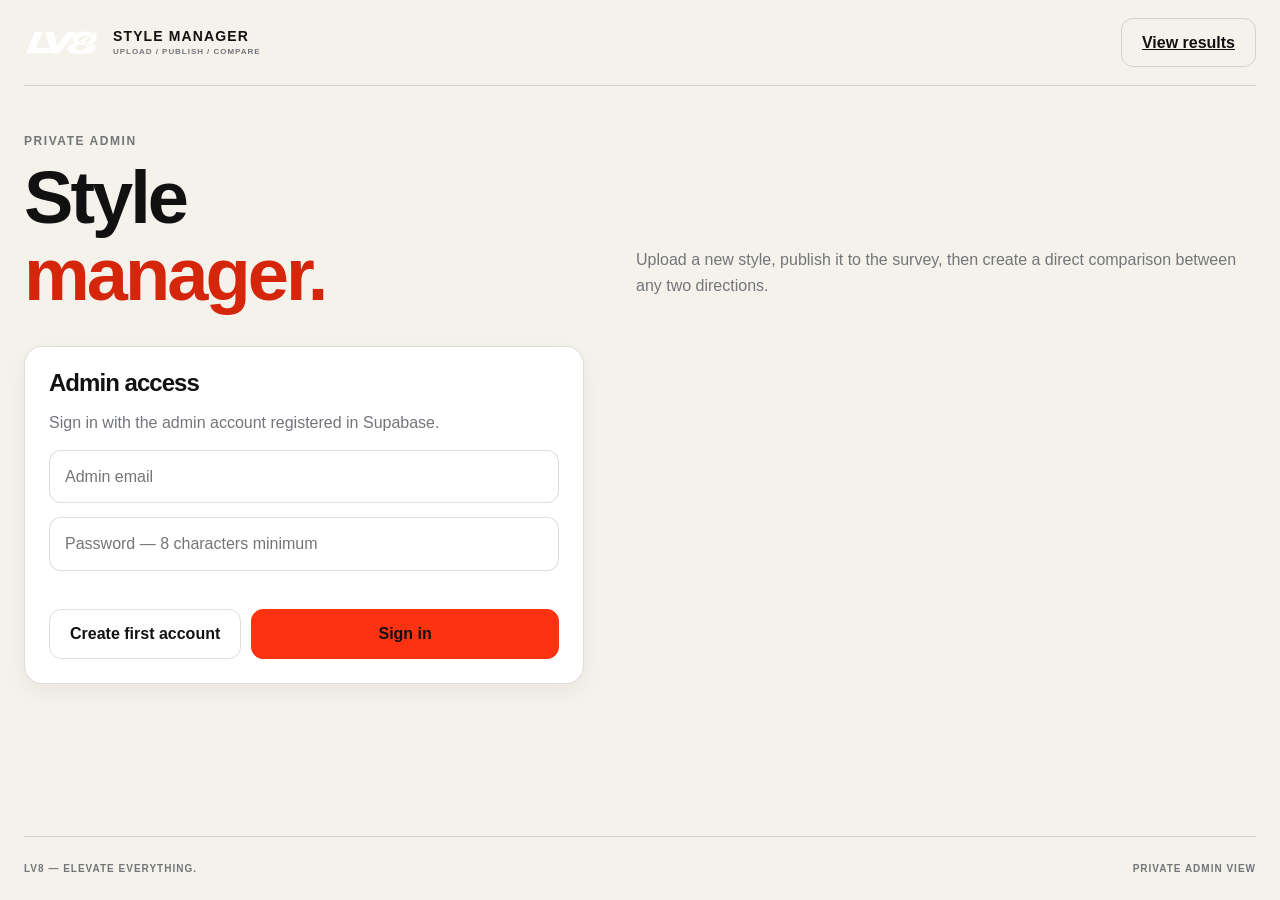
<file: admin.html>
<!doctype html>
<html lang="en" dir="ltr">
  <head>
    <meta charset="utf-8">
    <meta name="viewport" content="width=device-width, initial-scale=1">
    <meta name="theme-color" content="#111111">
    <meta name="robots" content="noindex,nofollow">
    <title>LV8 Style Manager</title>
    <link rel="icon" href="assets/brand/icon.png">
    <link rel="stylesheet" href="styles.css">
    <script src="js/config.js" defer></script>
    <script src="js/data.js" defer></script>
    <script src="js/storage.js" defer></script>
    <script src="js/admin.js" defer></script>
  </head>
  <body>
    <header class="topbar">
      <a class="brand" href="index.html">
        <span class="brand-mark"><img src="assets/brand/logo.png" alt="LV8"></span>
        <span class="brand-copy"><strong>STYLE MANAGER</strong><small>UPLOAD / PUBLISH / COMPARE</small></span>
      </a>
      <a class="button button-secondary" href="results.html">View results</a>
    </header>

    <main class="page-shell utility-page">
      <header class="utility-header">
        <div><p class="eyebrow">PRIVATE ADMIN</p><h1>Style<br><span>manager.</span></h1></div>
        <p>Upload a new style, publish it to the survey, then create a direct comparison between any two directions.</p>
      </header>

      <section class="auth-card" id="adminAuth">
        <h2>Admin access</h2>
        <p id="adminAuthExplanation">Sign in with the admin account registered in Supabase.</p>
        <input id="adminEmail" type="email" autocomplete="username" placeholder="Admin email">
        <input id="adminPassword" type="password" autocomplete="current-password" placeholder="Password — 8 characters minimum">
        <div class="survey-actions">
          <button class="button button-secondary" id="signUpButton" type="button">Create first account</button>
          <button class="button button-primary" id="adminLoginButton" type="button">Sign in</button>
        </div>
        <div class="status-box" id="adminAuthStatus" hidden></div>
      </section>

      <section id="adminWorkspace" hidden>
        <div class="admin-grid">
          <article class="panel">
            <h2>Upload a new style</h2>
            <p class="panel-intro">You can upload multiple images for one style. The first image becomes its cover.</p>
            <form class="admin-form" id="styleUploadForm">
              <label>Code <small>Example: M05 or W10</small><input name="code" required maxlength="12" placeholder="M05"></label>
              <label>Display name<input name="nameAr" required maxlength="80" placeholder="Shift Zip Jacket"></label>
              <label>Internal English name<input name="nameEn" required maxlength="80" placeholder="Shift Zip Jacket"></label>
              <label>Product group<select name="audience" required><option value="men">Men</option><option value="women">Women</option><option value="both">Unisex</option></select></label>
              <label>Category<input name="category" required maxlength="80" placeholder="Athleisure / Outerwear"></label>
              <label>Short description<textarea name="descriptionAr" rows="3" maxlength="240" placeholder="Describe the silhouette, use case, and defining detail"></textarea></label>
              <label>Tags <small>Separate with commas</small><input name="tags" maxlength="160" placeholder="Full zip, lightweight, travel"></label>
              <label>Images <small>JPG / PNG / WEBP — multiple images allowed</small><input name="images" type="file" accept="image/jpeg,image/png,image/webp" multiple required></label>
              <button class="button button-primary" type="submit">Upload and publish style</button>
              <div class="status-box" id="styleUploadStatus" hidden></div>
            </form>
          </article>

          <article class="panel">
            <h2>Create a comparison</h2>
            <p class="panel-intro">Choose Style A and Style B, then write the product question you want to settle.</p>
            <form class="admin-form" id="comparisonForm">
              <label>Question<input name="questionAr" required maxlength="160" placeholder="Full zip or pullover?"></label>
              <label>Short note<input name="noteAr" maxlength="160" placeholder="Choose based on everyday ease of use"></label>
              <label>Audience<select name="audience"><option value="both">All</option><option value="men">Men</option><option value="women">Women</option></select></label>
              <label>Style A<select name="styleA" id="styleASelect" required></select></label>
              <label>Option A label<input name="labelA" required maxlength="80" placeholder="Full zip"></label>
              <label>Style B<select name="styleB" id="styleBSelect" required></select></label>
              <label>Option B label<input name="labelB" required maxlength="80" placeholder="Pullover"></label>
              <button class="button button-primary" type="submit">Publish comparison</button>
              <div class="status-box" id="comparisonStatus" hidden></div>
            </form>
          </article>
        </div>

        <article class="panel">
          <h2>Styles published from the admin panel</h2>
          <div class="table-wrap">
            <table><thead><tr><th>Code</th><th>Name</th><th>Group</th><th>Images</th></tr></thead><tbody id="adminStylesBody"></tbody></table>
          </div>
        </article>
      </section>
    </main>

    <footer class="site-footer"><span>LV8 — ELEVATE EVERYTHING.</span><span>PRIVATE ADMIN VIEW</span></footer>
  </body>
</html>
</file>
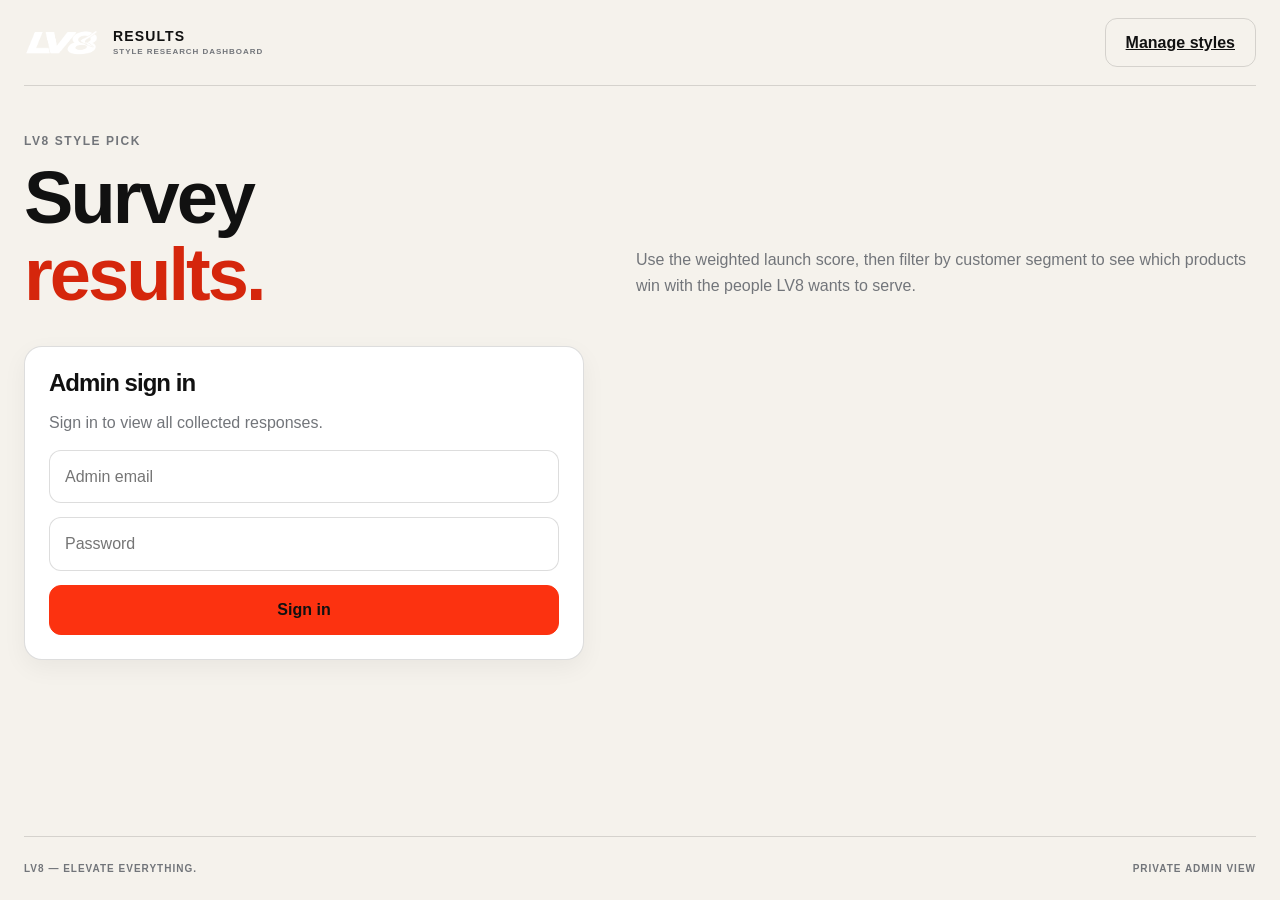
<file: results.html>
<!doctype html>
<html lang="en" dir="ltr">
  <head>
    <meta charset="utf-8">
    <meta name="viewport" content="width=device-width, initial-scale=1">
    <meta name="theme-color" content="#111111">
    <meta name="robots" content="noindex,nofollow">
    <title>LV8 Survey Results</title>
    <link rel="icon" href="assets/brand/icon.png">
    <link rel="stylesheet" href="styles.css?v=20260901-survey-v7">
    <script src="js/config.js?v=20260901-survey-v7" defer></script>
    <script src="js/data.js?v=20260901-survey-v7" defer></script>
    <script src="js/catalog-images.js?v=20260901-fast-catalog" defer></script>
    <script src="js/storage.js?v=20260901-survey-v7" defer></script>
    <script src="js/results.js?v=20260901-survey-v7" defer></script>
  </head>
  <body>
    <header class="topbar">
      <a class="brand" href="index.html"><span class="brand-mark"><img src="assets/brand/logo.png" alt="LV8"></span><span class="brand-copy"><strong>RESULTS</strong><small>STYLE RESEARCH DASHBOARD</small></span></a>
      <a class="button button-secondary" href="admin.html">Manage styles</a>
    </header>

    <main class="page-shell utility-page">
      <header class="utility-header">
        <div><p class="eyebrow">LV8 STYLE PICK</p><h1>Survey<br><span>results.</span></h1></div>
        <p>Use the weighted launch score, then filter by customer segment to see which products win with the people LV8 wants to serve.</p>
      </header>

      <section class="auth-card" id="resultsAuth">
        <h2>Admin sign in</h2>
        <p id="authExplanation">Sign in to view all collected responses.</p>
        <input id="resultsEmail" type="email" autocomplete="username" placeholder="Admin email">
        <input id="resultsPassword" type="password" autocomplete="current-password" placeholder="Password">
        <button class="button button-primary" id="resultsLoginButton" type="button">Sign in</button>
        <div class="status-box" id="resultsAuthStatus" hidden></div>
      </section>

      <section id="resultsDashboard" hidden>
        <section class="panel filter-panel">
          <div class="subsection-heading">
            <div><p class="eyebrow">SEGMENT VIEW</p><h2>Filter the research.</h2></div>
            <button class="button button-secondary" id="resetFilters" type="button">Reset filters</button>
          </div>
          <div class="filter-grid">
            <label><span>Product group</span><select id="filterAudience"><option value="">All groups</option><option value="men">Men</option><option value="women">Women</option><option value="both">All products</option></select></label>
            <label><span>Age</span><select id="filterAge"><option value="">All ages</option></select></label>
            <label><span>City / region</span><select id="filterCity"><option value="">All locations</option></select></label>
            <label><span>Main use</span><select id="filterUse"><option value="">All uses</option></select></label>
            <label><span>Budget</span><select id="filterBudget"><option value="">All budgets</option></select></label>
            <label><span>Preferred fit</span><select id="filterFit"><option value="">All fits</option></select></label>
          </div>
          <p class="filter-summary" id="filterSummary">Showing every response.</p>
        </section>

        <div class="dashboard-grid">
          <article class="metric-card"><span>Responses in view</span><strong id="metricResponses">0</strong></article>
          <article class="metric-card"><span>Average styles per response</span><strong id="metricCoverage">0</strong></article>
          <article class="metric-card"><span>Leading style</span><strong id="metricWinner">—</strong></article>
          <article class="metric-card"><span>Leader's top price</span><strong id="metricPrice">—</strong></article>
        </div>

        <section class="panel">
          <div class="utility-header">
            <div><h2>Launch score</h2><p class="panel-intro">35% rating + 25% purchase intent + 30% Top Five rank + 10% direct comparisons. Price is separate. A style not shown in a comparison receives a neutral comparison score.</p></div>
            <button class="button button-secondary" id="exportButton" type="button">Export filtered CSV</button>
          </div>
          <div class="table-wrap"><table><thead><tr><th>#</th><th>Style</th><th>Launch score</th><th>Rating</th><th>Purchase</th><th>Top Five</th><th>Comparison</th><th>Votes</th><th>Top price</th></tr></thead><tbody id="rankingBody"></tbody></table></div>
        </section>

        <section class="panel">
          <h2>Why people scored each style</h2>
          <p class="panel-intro">The most common reason tag and its share of all reason selections for that style.</p>
          <div class="table-wrap"><table><thead><tr><th>Style</th><th>Most common reason</th><th>Share</th><th>All tags</th></tr></thead><tbody id="reasonBody"></tbody></table></div>
        </section>

        <section class="panel">
          <h2>Comparison results</h2>
          <p class="panel-intro">The percentage shows the current winner within each direct comparison.</p>
          <div class="table-wrap"><table><thead><tr><th>Comparison</th><th>Current winner</th><th>Share</th><th>Total votes</th></tr></thead><tbody id="comparisonBody"></tbody></table></div>
        </section>

        <section class="panel">
          <h2>Final Top Five</h2>
          <p class="panel-intro">Five points are awarded for first place, then four, three, two, and one. Podium finishes count positions one to three.</p>
          <div class="table-wrap"><table><thead><tr><th>#</th><th>Style</th><th>Points</th><th>Ranked votes</th><th>First place</th><th>Podium finishes</th></tr></thead><tbody id="topFiveBody"></tbody></table></div>
        </section>

        <section class="panel">
          <h2>Individual responses</h2>
          <p class="panel-intro">Select any participant name to view their complete survey.</p>
          <div class="table-wrap"><table><thead><tr><th>Name</th><th>Group</th><th>Main use</th><th>Styles</th><th>Average</th><th>Date</th></tr></thead><tbody id="responseBody"></tbody></table></div>
        </section>

        <aside class="research-guidance"><strong>Research confidence target</strong><p>Aim for 50–100 qualified completed responses before a launch decision, with at least 30 responses in every audience segment you plan to compare. Treat smaller segments as directional, not conclusive.</p></aside>
      </section>
    </main>

    <dialog class="response-dialog" id="responseDetailDialog" aria-labelledby="responseDetailTitle">
      <div class="response-detail-shell">
        <header class="response-detail-header">
          <div><p class="eyebrow">INDIVIDUAL RESPONSE</p><h2 id="responseDetailTitle">Survey details</h2><p id="responseDetailMeta"></p></div>
          <button class="response-dialog-close" id="responseDetailClose" type="button" aria-label="Close response details">&times;</button>
        </header>
        <div class="response-detail-body">
          <div class="response-detail-metrics">
            <article><span>Product group</span><strong id="detailAudience">—</strong></article>
            <article><span>Styles rated</span><strong id="detailStyleCount">0</strong></article>
            <article><span>Average rating</span><strong id="detailAverage">0 / 5</strong></article>
            <article><span>Top choice</span><strong id="detailTopChoice">—</strong></article>
          </div>

          <section class="response-detail-section"><div class="response-detail-section-heading"><h3>Respondent profile</h3><p>Behavioral and commercial context for interpreting this person's choices.</p></div><div class="profile-detail-grid" id="detailProfile"></div></section>

          <section class="response-detail-section"><div class="response-detail-section-heading"><h3>Final Top Five</h3><p>The participant's final order from first to fifth.</p></div><div class="detail-top-five" id="detailTopFive"></div></section>

          <section class="response-detail-section"><div class="response-detail-section-heading"><h3>Final feedback</h3><p>The single launch choice and anything they felt was missing.</p></div><div class="profile-detail-grid"><article><span>Launch only one</span><strong id="detailSingleLaunch">—</strong></article><article><span>Missing from collection</span><strong id="detailMissingProduct">—</strong></article></div></section>

          <section class="response-detail-section"><div class="response-detail-section-heading"><h3>Product ratings</h3><p>Rating, maximum price, purchase intent, reasons, final rank, and notes for every style.</p></div><div class="response-answer-grid" id="detailAnswers"></div></section>

          <section class="response-detail-section"><div class="response-detail-section-heading"><h3>Direct comparisons</h3><p>The option selected in each comparison shown to this participant.</p></div><div class="response-comparison-list" id="detailComparisons"></div></section>
        </div>
      </div>
    </dialog>

    <footer class="site-footer"><span>LV8 — ELEVATE EVERYTHING.</span><span>PRIVATE ADMIN VIEW</span></footer>
  </body>
</html>
</file>
<file: styles.css>
:root {
  color-scheme: light;
  --signal: #fc3210;
  --signal-deep: #d5260c;
  --signal-tint: #ffe7df;
  --ink: #111111;
  --asphalt: #282a2d;
  --concrete: #72757a;
  --stone: #c9c7c2;
  --chalk: #f5f2ec;
  --white: #ffffff;
  --night-navy: #14263d;
  --line: rgba(17, 17, 17, 0.14);
  --shadow: 0 24px 70px rgba(17, 17, 17, 0.12);
  --radius-sm: 10px;
  --radius-md: 18px;
  --radius-lg: 28px;
  --page: min(1440px, calc(100vw - 48px));
  --font-ar: "IBM Plex Sans Arabic", "Noto Sans Arabic", Tahoma, Arial, sans-serif;
  --font-latin: "Space Grotesk", Inter, "Segoe UI", Arial, sans-serif;
}

* { box-sizing: border-box; }
html { scroll-behavior: smooth; }
body {
  margin: 0;
  background: var(--chalk);
  color: var(--ink);
  font-family: var(--font-latin);
  font-size: 16px;
  line-height: 1.6;
}
button, input, textarea, select { font: inherit; }
button { cursor: pointer; }
img { display: block; max-width: 100%; }
[hidden] { display: none !important; }

.skip-link {
  position: fixed;
  inset-block-start: 10px;
  inset-inline-start: 10px;
  z-index: 1000;
  padding: 10px 16px;
  background: var(--ink);
  color: var(--white);
  transform: translateY(-160%);
}
.skip-link:focus { transform: none; }

.topbar {
  width: var(--page);
  min-height: 86px;
  margin: 0 auto;
  display: flex;
  align-items: center;
  justify-content: space-between;
  border-bottom: 1px solid var(--line);
}
.brand {
  display: inline-flex;
  direction: ltr;
  align-items: center;
  gap: 13px;
  color: inherit;
  text-decoration: none;
}
.brand-mark {
  width: 76px;
  height: 42px;
  display: grid;
  place-items: center;
  overflow: hidden;
}
.brand-mark img { width: 100%; height: 100%; object-fit: contain; }
.brand-copy { display: flex; flex-direction: column; line-height: 1.05; }
.brand-copy strong { font: 700 14px/1 var(--font-latin); letter-spacing: .08em; }
.brand-copy small { margin-top: 5px; color: var(--concrete); font: 600 8px/1 var(--font-latin); letter-spacing: .12em; }
.mode-badge {
  padding: 8px 12px;
  border: 1px solid var(--line);
  border-radius: 999px;
  color: var(--concrete);
  background: rgba(255,255,255,.45);
  font-size: 12px;
}
.mode-badge.live { color: #245a34; background: #e7f6eb; border-color: #b9dec3; }
.mode-badge.demo { color: #764014; background: #fff1d9; border-color: #f0d19d; }

.page-shell { width: var(--page); margin-inline: auto; }
.narrow-shell { max-width: 1080px; }
.welcome {
  min-height: calc(100svh - 150px);
  display: grid;
  grid-template-columns: minmax(0, .92fr) minmax(420px, 1.08fr);
  align-items: center;
  gap: clamp(40px, 7vw, 120px);
  padding-block: 52px 72px;
}
.eyebrow {
  margin: 0 0 12px;
  color: var(--signal-deep);
  font: 700 12px/1.2 var(--font-latin), var(--font-ar);
  letter-spacing: .13em;
  text-transform: uppercase;
}
h1, h2 { margin-block: 0; letter-spacing: -.04em; line-height: 1.04; }
h1 { font-size: clamp(48px, 6vw, 92px); }
h1 span, h2 span { color: var(--signal-deep); }
.lede { max-width: 620px; margin: 24px 0; color: #4d4f53; font-size: clamp(17px, 1.5vw, 21px); }
.survey-facts { display: flex; flex-wrap: wrap; gap: 9px; margin: 0 0 30px; }
.survey-facts span { padding: 8px 12px; border: 1px solid var(--line); border-radius: 999px; background: rgba(255,255,255,.5); font-size: 13px; }
.survey-facts strong { color: var(--signal-deep); }

.start-form { max-width: 650px; display: grid; gap: 20px; }
fieldset { min-width: 0; margin: 0; padding: 0; border: 0; }
legend { margin-bottom: 10px; font-weight: 700; }
.segmented { display: inline-grid; grid-template-columns: repeat(3, 1fr); padding: 4px; border: 1px solid var(--line); border-radius: 14px; background: rgba(255,255,255,.55); }
.segmented label { position: relative; }
.segmented input { position: absolute; opacity: 0; pointer-events: none; }
.segmented span { min-width: 96px; display: grid; place-items: center; padding: 10px 15px; border-radius: 10px; color: var(--concrete); font-weight: 700; }
.segmented input:checked + span { background: var(--ink); color: var(--white); box-shadow: 0 4px 12px rgba(17,17,17,.18); }
.segmented input:focus-visible + span { outline: 3px solid rgba(252,50,16,.3); }
.text-field { display: grid; gap: 8px; }
.text-field > span { font-weight: 700; }
.text-field small { color: var(--concrete); font-weight: 400; }
.text-field input, .text-field textarea, .auth-card input, .admin-form input, .admin-form textarea, .admin-form select {
  width: 100%;
  border: 1px solid var(--line);
  border-radius: 12px;
  background: var(--white);
  padding: 13px 15px;
  color: var(--ink);
  outline: 0;
}
.text-field input:focus, .text-field textarea:focus, .auth-card input:focus, .admin-form input:focus, .admin-form textarea:focus, .admin-form select:focus { border-color: var(--signal); box-shadow: 0 0 0 3px rgba(252,50,16,.13); }
.profile-grid { display: grid; grid-template-columns: repeat(2, minmax(0, 1fr)); gap: 12px; }
.select-field { display: grid; gap: 7px; }
.select-field > span { font-size: 13px; font-weight: 700; }
.select-field select, .filter-grid select { width: 100%; min-height: 48px; padding: 11px 38px 11px 13px; border: 1px solid var(--line); border-radius: 12px; background: var(--white); color: var(--ink); outline: 0; }
.select-field select:focus, .filter-grid select:focus { border-color: var(--signal); box-shadow: 0 0 0 3px rgba(252,50,16,.13); }
.profile-grid-wide { grid-column: 1 / -1; }
.privacy-note { margin: -7px 0 0; color: var(--concrete); font-size: 12px; }

.button {
  min-height: 48px;
  display: inline-flex;
  align-items: center;
  justify-content: center;
  gap: 16px;
  padding: 11px 20px;
  border: 1px solid transparent;
  border-radius: 12px;
  font-weight: 800;
  transition: transform .18s ease, background .18s ease, opacity .18s ease;
}
.button:hover:not(:disabled) { transform: translateY(-2px); }
.button:focus-visible, .text-button:focus-visible, .choice-button:focus-visible, .star-button:focus-visible, .compare-option:focus-visible { outline: 3px solid rgba(252,50,16,.35); outline-offset: 2px; }
.button:disabled { opacity: .38; cursor: not-allowed; }
.button-large { min-height: 56px; padding-inline: 26px; }
.button-primary { background: var(--signal); color: var(--ink); border-color: var(--signal); }
.button-primary:hover:not(:disabled) { background: #ff4829; }
.button-secondary { background: transparent; color: var(--ink); border-color: var(--line); }
.button-secondary:hover:not(:disabled) { background: var(--white); }
.text-button { border: 0; background: transparent; color: var(--concrete); text-decoration: underline; text-underline-offset: 4px; }

.welcome-visual { position: relative; min-height: 680px; direction: ltr; }
.visual-card { position: absolute; overflow: hidden; border-radius: var(--radius-lg); background: var(--stone); box-shadow: var(--shadow); }
.visual-card img { width: 100%; height: 100%; object-fit: cover; }
.visual-card-back { width: 47%; height: 68%; inset: 4% 4% auto auto; transform: rotate(4deg); }
.visual-card-front { width: 62%; height: 76%; inset: auto auto 0 2%; transform: rotate(-3deg); border: 8px solid var(--chalk); }
.floating-rating { position: absolute; inset: auto 18px 18px auto; padding: 9px 13px; border-radius: 999px; background: rgba(17,17,17,.86); color: var(--signal); font-size: 20px; letter-spacing: 2px; backdrop-filter: blur(10px); }
.motion-label { position: absolute; inset: 13% auto auto 0; writing-mode: vertical-rl; color: var(--signal-deep); font: 800 11px/1 var(--font-latin); letter-spacing: .22em; }

.survey-view { padding-block: 34px 72px; }
.survey-progress { display: grid; grid-template-columns: auto 1fr auto; align-items: center; gap: 24px; margin-bottom: 26px; }
.survey-progress .eyebrow { margin-bottom: 4px; }
.progress-copy { margin: 0; color: var(--concrete); }
.progress-copy strong { color: var(--ink); font-size: 22px; }
.progress-track { height: 6px; overflow: hidden; background: #dedbd5; border-radius: 999px; }
.progress-track span { display: block; width: 0; height: 100%; background: var(--signal); border-radius: inherit; transition: width .25s ease; }
.style-stage { display: grid; grid-template-columns: minmax(360px, 1.08fr) minmax(390px, .92fr); min-height: 720px; overflow: hidden; border: 1px solid var(--line); border-radius: var(--radius-lg); background: var(--white); box-shadow: 0 14px 46px rgba(17,17,17,.08); }
.gallery-panel { position: relative; min-width: 0; min-height: 720px; padding: 20px; background: #e9e7e2; }
.image-frame { position: relative; height: 620px; overflow: hidden; border-radius: 18px; background: #dad7d1; }
.image-frame img { width: 100%; height: 100%; object-fit: contain; background: #efede9; transition: opacity .2s ease; }
.image-counter { position: absolute; inset: auto 14px 14px auto; direction: ltr; padding: 6px 9px; border-radius: 999px; background: rgba(17,17,17,.78); color: white; font: 700 11px/1 var(--font-latin); }
.expand-button { position: absolute; z-index: 2; inset: 32px 32px auto auto; width: 42px; height: 42px; display: grid; place-items: center; border: 0; border-radius: 50%; background: rgba(255,255,255,.9); font-size: 20px; box-shadow: 0 7px 20px rgba(17,17,17,.12); }
.thumbnail-strip { width: 100%; max-width: 100%; display: flex; gap: 9px; overflow-x: auto; padding-top: 13px; scrollbar-width: thin; }
.thumbnail-button { flex: 0 0 58px; width: 58px; height: 58px; padding: 0; overflow: hidden; border: 2px solid transparent; border-radius: 10px; background: #d7d4cd; }
.thumbnail-button img { width: 100%; height: 100%; object-fit: cover; }
.thumbnail-button.selected { border-color: var(--signal); }

.rating-panel { min-width: 0; padding: clamp(28px, 4vw, 60px); overflow-y: auto; }
.style-heading { padding-bottom: 25px; border-bottom: 1px solid var(--line); }
.style-code { direction: ltr; display: inline-flex; margin-inline-end: 7px; color: var(--signal-deep); font: 800 12px/1 var(--font-latin); letter-spacing: .12em; }
.category-pill { display: inline-flex; padding: 6px 9px; border-radius: 999px; background: var(--signal-tint); color: #7c1c0c; font: 700 10px/1 var(--font-latin); text-transform: uppercase; }
.style-heading h2 { margin-top: 13px; font-size: clamp(32px, 3vw, 48px); }
.style-heading p { color: var(--concrete); margin: 12px 0 14px; }
.tag-list { display: flex; flex-wrap: wrap; gap: 7px; }
.tag-list span { padding: 5px 9px; border: 1px solid var(--line); border-radius: 999px; color: #53555a; font-size: 11px; }
.question-block { padding-block: 24px; border-bottom: 1px solid var(--line); }
.question-block legend { margin: 0; font-size: 17px; }
.question-block > p { margin: 3px 0 14px; color: var(--concrete); font-size: 13px; }
.question-compact { border-bottom: 0; }
.star-rating { direction: ltr; display: inline-flex; gap: 4px; }
.star-button { width: 46px; height: 46px; display: grid; place-items: center; padding: 0; border: 0; background: transparent; color: #d4d1ca; font-size: 38px; line-height: 1; transition: color .15s ease, transform .15s ease; }
.star-button:hover, .star-button.preview, .star-button.selected { color: var(--signal); transform: scale(1.05); }
.rating-output { display: block; min-height: 24px; margin-top: 6px; color: var(--concrete); font-size: 12px; }
.choice-grid { display: grid; grid-template-columns: 1fr; gap: 8px; }
.choice-grid-three { grid-template-columns: repeat(3, 1fr); }
.choice-button { min-height: 44px; padding: 10px 13px; border: 1px solid var(--line); border-radius: 10px; background: var(--white); color: var(--asphalt); text-align: start; font-size: 13px; font-weight: 700; }
.choice-button:hover { border-color: rgba(252,50,16,.5); }
.choice-button.selected { border-color: var(--signal); background: var(--signal-tint); color: #661809; box-shadow: inset 0 0 0 1px var(--signal); }
.reason-block { border-top: 1px solid var(--line); border-bottom: 0; }
.reason-block legend small { color: var(--concrete); font-size: 11px; font-weight: 500; }
.reason-grid { display: flex; flex-wrap: wrap; gap: 7px; }
.reason-button { min-height: 38px; padding: 7px 11px; border: 1px solid var(--line); border-radius: 999px; background: var(--white); color: var(--asphalt); font-size: 12px; font-weight: 700; }
.reason-button.positive::before { content: "+"; margin-inline-end: 5px; color: #24753a; }
.reason-button.concern::before { content: "−"; margin-inline-end: 5px; color: var(--signal-deep); }
.reason-button.selected { border-color: var(--signal); background: var(--signal-tint); box-shadow: inset 0 0 0 1px var(--signal); }
.selection-hint { margin: 8px 0 0; color: var(--concrete); font-size: 11px; }
.notes-field { margin-top: 18px; }
.notes-field textarea { resize: vertical; }
.survey-actions { display: grid; grid-template-columns: auto 1fr; gap: 10px; margin-top: 24px; }
.validation-message { min-height: 22px; margin: 8px 0 0; color: var(--signal-deep); font-size: 12px; }

.compare-view { padding-block: 70px 90px; }
.section-intro { max-width: 780px; margin-bottom: 36px; }
.section-intro h1 { font-size: clamp(44px, 5vw, 76px); }
.section-intro > p:last-child { color: var(--concrete); font-size: 18px; }
.comparison-list { display: grid; gap: 24px; }
.comparison-card { padding: 24px; border: 1px solid var(--line); border-radius: var(--radius-lg); background: var(--white); box-shadow: 0 10px 28px rgba(17,17,17,.06); }
.comparison-card h2 { font-size: clamp(24px, 3vw, 36px); }
.comparison-card > p { margin-top: 7px; color: var(--concrete); }
.comparison-control { display: inline-flex; margin: 0 0 12px 10px; padding: 6px 9px; border-radius: 999px; background: var(--ink); color: var(--white); font-size: 10px; font-weight: 800; letter-spacing: .04em; }
.comparison-options { direction: ltr; display: grid; grid-template-columns: 1fr 1fr; gap: 14px; margin-top: 18px; }
.compare-option { position: relative; overflow: hidden; padding: 0; border: 2px solid transparent; border-radius: 17px; background: #ece9e3; text-align: start; }
.compare-option img { width: 100%; aspect-ratio: 4 / 3; object-fit: contain; background: #efede9; }
.compare-option span { display: flex; align-items: center; justify-content: space-between; padding: 13px 15px; background: var(--white); font-weight: 800; }
.compare-option span::after { content: "Choose"; color: var(--concrete); font-size: 11px; font-weight: 500; }
.compare-option.selected { border-color: var(--signal); box-shadow: 0 0 0 3px rgba(252,50,16,.12); }
.compare-option.selected span { background: var(--signal-tint); }
.compare-option.selected span::after { content: "Selected ✓"; color: var(--signal-deep); font-weight: 800; }
.compare-actions { grid-template-columns: auto 1fr; margin-top: 28px; }
.centered { text-align: center; }

.ranking-view { padding-block: 70px 90px; }
.ranking-intro { margin-bottom: 24px; }
.shortlist-editor { margin-bottom: 32px; padding: 22px; border: 1px solid var(--line); border-radius: 20px; background: var(--white); }
.subsection-heading { display: flex; align-items: end; justify-content: space-between; gap: 18px; margin-bottom: 16px; }
.subsection-heading .eyebrow { margin-bottom: 6px; }
.subsection-heading h2 { font-size: clamp(25px, 3vw, 38px); }
.subsection-heading > strong { color: var(--signal-deep); white-space: nowrap; }
.shortlist-list { display: grid; gap: 9px; }
.shortlist-card { min-width: 0; display: grid; grid-template-columns: 72px minmax(0, 1fr) auto; align-items: center; gap: 13px; overflow: hidden; border: 1px solid var(--line); border-radius: 13px; background: var(--chalk); }
.shortlist-card img { width: 72px; height: 72px; object-fit: contain; background: #e9e6df; }
.shortlist-card div { min-width: 0; display: grid; gap: 3px; }
.shortlist-card strong { overflow: hidden; font-size: 13px; text-overflow: ellipsis; white-space: nowrap; }
.shortlist-card small { color: var(--concrete); }
.shortlist-card button { margin-inline-end: 12px; padding: 7px 10px; border: 1px solid var(--line); border-radius: 9px; background: var(--white); color: var(--signal-deep); font-size: 11px; font-weight: 800; }
.alternative-panel { margin-top: 12px; padding: 13px; border-radius: 13px; background: var(--chalk); }
.alternative-panel summary { cursor: pointer; font-weight: 800; }
.alternative-panel > p { color: var(--concrete); font-size: 12px; }
.alternative-list { display: grid; grid-template-columns: repeat(2, minmax(0, 1fr)); gap: 8px; }
.alternative-option { min-width: 0; display: grid; grid-template-columns: 58px minmax(0, 1fr); align-items: center; gap: 9px; padding: 0; overflow: hidden; border: 1px solid var(--line); border-radius: 11px; background: var(--white); text-align: start; }
.alternative-option:disabled { opacity: .45; cursor: not-allowed; }
.alternative-option img { width: 58px; height: 58px; object-fit: contain; background: #e9e6df; }
.alternative-option span { min-width: 0; display: grid; }
.alternative-option strong { overflow: hidden; font-size: 11px; text-overflow: ellipsis; white-space: nowrap; }
.alternative-option small { color: var(--concrete); font-size: 10px; }
.ranking-heading { margin-top: 8px; }
.ranking-status { display: flex; align-items: center; justify-content: space-between; gap: 18px; margin-bottom: 16px; padding: 14px 18px; border-radius: 14px; background: var(--ink); color: var(--white); }
.ranking-status strong { color: var(--signal); font: 800 18px/1.2 var(--font-latin); }
.ranking-status .text-button { color: var(--white); }
.ranking-list { display: grid; grid-template-columns: repeat(5, minmax(0, 1fr)); gap: 12px; }
.ranking-option { min-width: 0; overflow: hidden; padding: 0; border: 2px solid transparent; border-radius: 17px; background: var(--white); text-align: start; box-shadow: 0 8px 24px rgba(17,17,17,.06); transition: transform .18s ease, border-color .18s ease, box-shadow .18s ease; }
.ranking-option:hover { transform: translateY(-3px); }
.ranking-option:focus-visible { outline: 3px solid rgba(252,50,16,.35); outline-offset: 3px; }
.ranking-option.selected { border-color: var(--signal); box-shadow: 0 0 0 3px rgba(252,50,16,.11), 0 12px 30px rgba(17,17,17,.1); }
.ranking-image { position: relative; display: block; background: #ece9e3; }
.ranking-image img { width: 100%; aspect-ratio: 4 / 5; object-fit: contain; }
.ranking-badge { position: absolute; inset: 10px 10px auto auto; min-width: 38px; height: 38px; display: grid; place-items: center; padding-inline: 8px; border-radius: 999px; background: var(--ink); color: var(--white); font: 900 16px/1 var(--font-latin); }
.ranking-option.selected .ranking-badge { background: var(--signal); color: var(--ink); }
.ranking-copy { display: grid; gap: 5px; padding: 13px; }
.ranking-copy strong { overflow: hidden; font-size: 13px; line-height: 1.25; text-overflow: ellipsis; }
.ranking-copy small { color: var(--concrete); font-size: 11px; }
.ranking-actions { grid-template-columns: auto 1fr; margin-top: 28px; }
.final-feedback { display: grid; gap: 18px; margin-top: 28px; padding: 22px; border: 1px solid var(--line); border-radius: 20px; background: var(--white); }
.single-choice-list { display: grid; grid-template-columns: repeat(2, minmax(0, 1fr)); gap: 8px; }
.single-choice-button { min-height: 44px; padding: 9px 12px; border: 1px solid var(--line); border-radius: 10px; background: var(--chalk); text-align: start; font-size: 12px; font-weight: 800; }
.single-choice-button.selected { border-color: var(--signal); background: var(--signal-tint); box-shadow: inset 0 0 0 1px var(--signal); }

.success-view { min-height: calc(100svh - 150px); display: grid; place-items: center; padding-block: 70px; }
.success-card { width: min(700px, 100%); padding: clamp(32px, 6vw, 72px); border: 1px solid var(--line); border-radius: var(--radius-lg); background: var(--white); text-align: center; box-shadow: var(--shadow); }
.success-mark { width: 66px; height: 66px; display: grid; place-items: center; margin: 0 auto 24px; border-radius: 50%; background: var(--signal); color: var(--ink); font-size: 32px; font-weight: 900; }
.success-card h1 { font-size: clamp(42px, 6vw, 68px); }
.success-card > p:not(.eyebrow) { color: var(--concrete); font-size: 18px; }
.success-summary { display: flex; justify-content: center; gap: 10px; flex-wrap: wrap; margin: 24px 0; }
.success-summary span { padding: 8px 12px; border-radius: 999px; background: var(--chalk); font-size: 13px; }

.site-footer { width: var(--page); margin: 0 auto; min-height: 64px; display: flex; justify-content: space-between; align-items: center; border-top: 1px solid var(--line); color: var(--concrete); font: 700 10px/1 var(--font-latin); letter-spacing: .1em; }
.image-dialog { width: min(92vw, 1200px); max-width: none; max-height: 92vh; padding: 16px; border: 0; border-radius: 18px; background: var(--ink); }
.image-dialog::backdrop { background: rgba(17,17,17,.85); backdrop-filter: blur(5px); }
.image-dialog img { width: 100%; max-height: calc(92vh - 32px); object-fit: contain; }
.image-dialog button { position: absolute; inset: 22px 22px auto auto; z-index: 2; width: 42px; height: 42px; border: 0; border-radius: 50%; background: rgba(255,255,255,.9); font-size: 27px; }
.toast { position: fixed; z-index: 100; inset: auto 50% 24px auto; transform: translateX(50%) translateY(140%); max-width: min(500px, calc(100vw - 32px)); padding: 12px 18px; border-radius: 12px; background: var(--ink); color: white; opacity: 0; transition: transform .25s ease, opacity .25s ease; box-shadow: var(--shadow); }
.toast.visible { transform: translateX(50%) translateY(0); opacity: 1; }

/* Shared admin and results surfaces */
.utility-page { min-height: calc(100svh - 150px); padding-block: 48px 80px; }
.utility-header { display: flex; align-items: end; justify-content: space-between; gap: 24px; margin-bottom: 32px; }
.utility-header h1 { font-size: clamp(42px, 6vw, 74px); }
.utility-header p { max-width: 620px; color: var(--concrete); }
.auth-card, .panel { padding: 24px; border: 1px solid var(--line); border-radius: var(--radius-md); background: var(--white); box-shadow: 0 8px 24px rgba(17,17,17,.05); }
.auth-card { max-width: 560px; display: grid; gap: 14px; }
.auth-card h2, .panel h2 { margin: 0; font-size: 24px; }
.auth-card p, .panel-intro { margin: 0; color: var(--concrete); }
.dashboard-grid { display: grid; grid-template-columns: repeat(4, 1fr); gap: 14px; margin-bottom: 24px; }
.filter-panel { margin-bottom: 18px; }
.filter-grid { display: grid; grid-template-columns: repeat(3, minmax(0, 1fr)); gap: 11px; }
.filter-grid label { display: grid; gap: 5px; }
.filter-grid label > span { color: var(--concrete); font-size: 10px; font-weight: 800; letter-spacing: .04em; text-transform: uppercase; }
.filter-summary { margin: 13px 0 0; color: var(--signal-deep); font-size: 12px; font-weight: 700; }
.metric-card { padding: 20px; border-radius: var(--radius-md); background: var(--ink); color: var(--white); }
.metric-card span { display: block; color: #aaa; font-size: 12px; }
.metric-card strong { display: block; margin-top: 7px; color: var(--signal); font: 700 36px/1 var(--font-latin); }
.panel + .panel { margin-top: 18px; }
.table-wrap { overflow-x: auto; margin-top: 18px; }
table { width: 100%; border-collapse: collapse; min-width: 780px; }
th, td { padding: 12px 10px; border-bottom: 1px solid var(--line); text-align: start; font-size: 13px; }
th { color: var(--concrete); font-size: 11px; }
.rank-number { color: var(--signal-deep); font: 800 18px/1 var(--font-latin); }
.mini-bar { width: 100px; height: 6px; overflow: hidden; border-radius: 999px; background: #e4e1dc; }
.mini-bar span { display: block; height: 100%; background: var(--signal); }
.reason-tags { min-width: 260px; color: var(--concrete); font-size: 11px; }
.research-guidance { margin-top: 18px; padding: 20px 22px; border-radius: var(--radius-md); background: var(--night-navy); color: var(--white); }
.research-guidance strong { color: var(--signal); font-size: 15px; }
.research-guidance p { margin: 5px 0 0; color: #d8dde5; font-size: 13px; }
.admin-grid { display: grid; grid-template-columns: 1fr 1fr; gap: 18px; }
.admin-form { display: grid; gap: 14px; margin-top: 18px; }
.admin-form label { display: grid; gap: 6px; font-weight: 700; }
.admin-form small { color: var(--concrete); font-weight: 400; }
.status-box { padding: 12px 14px; border-radius: 10px; background: #fff1d9; color: #764014; font-size: 13px; }
.status-box.success { background: #e7f6eb; color: #245a34; }
.respondent-link { padding: 0; border: 0; background: transparent; color: var(--signal-deep); font-weight: 800; text-align: start; text-decoration: underline; text-decoration-thickness: 1px; text-underline-offset: 4px; }
.respondent-link:hover { color: var(--ink); }
.respondent-link:focus-visible, .response-dialog-close:focus-visible { outline: 3px solid rgba(252,50,16,.35); outline-offset: 3px; }

.response-dialog { width: min(1180px, calc(100vw - 32px)); max-width: none; max-height: 92svh; padding: 0; overflow: hidden; border: 0; border-radius: 24px; background: var(--chalk); color: var(--ink); box-shadow: 0 32px 100px rgba(17,17,17,.35); }
.response-dialog::backdrop { background: rgba(17,17,17,.72); backdrop-filter: blur(5px); }
.response-detail-shell { max-height: 92svh; overflow-y: auto; }
.response-detail-header { position: sticky; top: 0; z-index: 4; display: flex; align-items: flex-start; justify-content: space-between; gap: 24px; padding: 24px 28px; border-bottom: 1px solid var(--line); background: rgba(245,242,236,.95); backdrop-filter: blur(14px); }
.response-detail-header .eyebrow { margin-bottom: 7px; }
.response-detail-header h2 { font-size: clamp(30px, 4vw, 48px); }
.response-detail-header > div > p:last-child { margin: 7px 0 0; color: var(--concrete); font-size: 13px; }
.response-dialog-close { flex: 0 0 auto; width: 46px; height: 46px; display: grid; place-items: center; padding: 0; border: 1px solid var(--line); border-radius: 50%; background: var(--white); color: var(--ink); font-size: 30px; line-height: 1; }
.response-detail-body { display: grid; gap: 22px; padding: 24px 28px 32px; }
.response-detail-metrics { display: grid; grid-template-columns: repeat(4, 1fr); gap: 10px; }
.response-detail-metrics article { min-width: 0; padding: 16px; border-radius: 14px; background: var(--ink); color: var(--white); }
.response-detail-metrics span { display: block; color: #aaa; font-size: 11px; }
.response-detail-metrics strong { display: block; overflow: hidden; margin-top: 6px; color: var(--signal); font-size: 19px; line-height: 1.25; text-overflow: ellipsis; }
.response-detail-section { padding: 22px; border: 1px solid var(--line); border-radius: 18px; background: var(--white); }
.response-detail-section-heading { display: flex; align-items: end; justify-content: space-between; gap: 20px; margin-bottom: 17px; }
.response-detail-section-heading h3 { margin: 0; font-size: 22px; line-height: 1.15; }
.response-detail-section-heading p { max-width: 570px; margin: 0; color: var(--concrete); font-size: 12px; }
.profile-detail-grid { display: grid; grid-template-columns: repeat(3, minmax(0, 1fr)); gap: 9px; }
.profile-detail-grid article { min-width: 0; padding: 13px; border-radius: 11px; background: var(--chalk); }
.profile-detail-grid span { display: block; color: var(--concrete); font-size: 10px; font-weight: 700; text-transform: uppercase; }
.profile-detail-grid strong { display: block; margin-top: 4px; overflow-wrap: anywhere; font-size: 13px; }
.detail-top-five { display: grid; grid-template-columns: repeat(5, minmax(0, 1fr)); gap: 10px; }
.detail-top-five-card { position: relative; min-width: 0; overflow: hidden; border: 1px solid var(--line); border-radius: 14px; background: var(--chalk); }
.detail-top-five-card img { width: 100%; aspect-ratio: 4 / 3; object-fit: contain; background: #ece9e3; }
.detail-top-five-card strong { display: block; padding: 10px; overflow: hidden; font-size: 12px; line-height: 1.25; text-overflow: ellipsis; }
.detail-rank { position: absolute; inset: 8px 8px auto auto; min-width: 34px; height: 34px; display: grid; place-items: center; padding-inline: 7px; border-radius: 999px; background: var(--signal); color: var(--ink); font-weight: 900; box-shadow: 0 5px 14px rgba(17,17,17,.18); }
.response-answer-grid { display: grid; grid-template-columns: repeat(2, minmax(0, 1fr)); gap: 12px; }
.response-answer-card { min-width: 0; display: grid; grid-template-columns: 112px minmax(0, 1fr); overflow: hidden; border: 1px solid var(--line); border-radius: 15px; background: var(--chalk); }
.response-answer-image { position: relative; min-height: 150px; background: #e8e5df; }
.response-answer-image img { width: 100%; height: 100%; object-fit: contain; }
.response-answer-image span { position: absolute; inset: 8px 8px auto auto; min-width: 32px; height: 32px; display: grid; place-items: center; border-radius: 50%; background: var(--signal); color: var(--ink); font-size: 12px; font-weight: 900; }
.response-answer-copy { min-width: 0; padding: 14px; }
.response-answer-heading { display: flex; align-items: flex-start; justify-content: space-between; gap: 10px; padding-bottom: 10px; border-bottom: 1px solid var(--line); }
.response-answer-heading > strong { font-size: 13px; line-height: 1.3; }
.answer-stars { flex: 0 0 auto; color: var(--signal-deep); font-size: 15px; letter-spacing: 1px; white-space: nowrap; }
.response-answer-values { display: grid; grid-template-columns: 1fr 1fr; gap: 8px 12px; margin: 11px 0 0; }
.response-answer-values div { min-width: 0; }
.response-answer-values dt { color: var(--concrete); font-size: 9px; font-weight: 700; text-transform: uppercase; }
.response-answer-values dd { margin: 1px 0 0; font-size: 11px; font-weight: 700; line-height: 1.3; }
.response-note { margin: 11px 0 0; padding: 9px 10px; border-radius: 9px; background: var(--white); color: #4d4f53; font-size: 11px; }
.response-note span { display: block; margin-bottom: 2px; color: var(--concrete); font-size: 9px; font-weight: 800; text-transform: uppercase; }
.response-comparison-list { display: grid; grid-template-columns: repeat(2, minmax(0, 1fr)); gap: 10px; }
.response-comparison-card { padding: 14px; border: 1px solid var(--line); border-radius: 12px; background: var(--chalk); }
.response-comparison-card span { display: block; color: var(--concrete); font-size: 11px; line-height: 1.4; }
.response-comparison-card strong { display: block; margin-top: 7px; color: var(--signal-deep); font-size: 14px; }
.detail-empty { grid-column: 1 / -1; margin: 0; padding: 18px; border-radius: 12px; background: var(--chalk); color: var(--concrete); text-align: center; font-size: 13px; }

@media (max-width: 980px) {
  :root { --page: min(100% - 28px, 760px); }
  .welcome { grid-template-columns: 1fr; padding-top: 38px; }
  .welcome-visual { min-height: 560px; max-width: 680px; width: 100%; margin-inline: auto; }
  .style-stage { grid-template-columns: minmax(0, 1fr); }
  .gallery-panel { min-height: auto; }
  .image-frame { height: min(72vh, 680px); }
  .rating-panel { overflow: visible; }
  .ranking-list { grid-template-columns: repeat(3, minmax(0, 1fr)); }
  .alternative-list { grid-template-columns: 1fr; }
  .dashboard-grid { grid-template-columns: 1fr 1fr; }
  .filter-grid { grid-template-columns: repeat(2, minmax(0, 1fr)); }
  .admin-grid { grid-template-columns: 1fr; }
  .response-detail-metrics { grid-template-columns: 1fr 1fr; }
  .detail-top-five { grid-template-columns: repeat(3, minmax(0, 1fr)); }
  .response-answer-grid { grid-template-columns: 1fr; }
  .profile-detail-grid { grid-template-columns: repeat(2, minmax(0, 1fr)); }
}

@media (max-width: 620px) {
  :root { --page: calc(100% - 20px); }
  .topbar { min-height: 72px; }
  .brand-mark { width: 62px; height: 34px; }
  .brand-copy small { display: none; }
  .mode-badge { max-width: none; padding-inline: 10px; font-size: 0; }
  .mode-badge::after { font-size: 11px; }
  .mode-badge.live::after { content: "Survey live"; }
  .mode-badge.demo::after { content: "Preview mode"; }
  .welcome { min-height: auto; gap: 34px; padding-block: 32px 50px; }
  h1 { font-size: clamp(43px, 14vw, 64px); }
  .lede { margin-block: 18px; }
  .survey-facts { gap: 6px; }
  .survey-facts span { font-size: 11px; }
  .segmented { width: 100%; }
  .segmented span { min-width: 0; padding-inline: 8px; }
  .profile-grid { grid-template-columns: 1fr; }
  .profile-grid-wide { grid-column: auto; }
  .welcome-visual { min-height: 440px; }
  .visual-card-back { width: 52%; height: 62%; }
  .visual-card-front { width: 67%; height: 76%; }
  .survey-progress { grid-template-columns: auto 1fr; gap: 12px; }
  .survey-progress .text-button { grid-column: 1 / -1; justify-self: start; }
  .style-stage { border-radius: 20px; }
  .gallery-panel { padding: 10px; }
  .image-frame { height: 500px; border-radius: 14px; }
  .expand-button { inset: 20px 20px auto auto; }
  .rating-panel { padding: 24px 18px; }
  .star-button { width: 44px; }
  .choice-grid-three { grid-template-columns: 1fr; }
  .survey-actions { grid-template-columns: 1fr 1.6fr; }
  .compare-view { padding-block: 46px 65px; }
  .ranking-view { padding-block: 46px 65px; }
  .comparison-card { padding: 14px; border-radius: 18px; }
  .comparison-options { gap: 8px; }
  .compare-option img { aspect-ratio: 3 / 4; }
  .compare-option span { padding: 10px; font-size: 12px; }
  .compare-option span::after { display: none; }
  .ranking-status { align-items: flex-start; }
  .ranking-list { grid-template-columns: repeat(2, minmax(0, 1fr)); gap: 8px; }
  .shortlist-editor, .final-feedback { padding: 14px; }
  .subsection-heading { align-items: start; flex-direction: column; gap: 5px; }
  .shortlist-card { grid-template-columns: 58px minmax(0, 1fr) auto; gap: 8px; }
  .shortlist-card img { width: 58px; height: 64px; }
  .shortlist-card button { margin-inline-end: 7px; padding: 6px 7px; }
  .single-choice-list { grid-template-columns: 1fr; }
  .ranking-copy { padding: 10px; }
  .ranking-copy strong { font-size: 12px; }
  .ranking-actions { grid-template-columns: 1fr; }
  .site-footer { flex-direction: column; justify-content: center; gap: 8px; text-align: center; }
  .utility-header { align-items: start; flex-direction: column; }
  .dashboard-grid { grid-template-columns: 1fr 1fr; gap: 8px; }
  .filter-grid { grid-template-columns: 1fr; }
  .metric-card { padding: 15px; }
  .metric-card strong { font-size: 28px; }
  .response-dialog { width: calc(100vw - 12px); max-height: calc(100svh - 12px); border-radius: 16px; }
  .response-detail-shell { max-height: calc(100svh - 12px); }
  .response-detail-header { padding: 16px; }
  .response-detail-header h2 { font-size: 30px; }
  .response-detail-body { gap: 14px; padding: 14px; }
  .response-detail-metrics { gap: 7px; }
  .response-detail-metrics article { padding: 12px; }
  .response-detail-metrics strong { font-size: 16px; }
  .response-detail-section { padding: 14px; }
  .response-detail-section-heading { align-items: start; flex-direction: column; gap: 5px; }
  .detail-top-five { grid-template-columns: repeat(2, minmax(0, 1fr)); gap: 7px; }
  .response-answer-card { grid-template-columns: 86px minmax(0, 1fr); }
  .response-answer-image { min-height: 140px; }
  .response-answer-copy { padding: 11px; }
  .response-answer-heading { display: grid; gap: 5px; }
  .response-answer-values { grid-template-columns: 1fr; gap: 6px; }
  .response-comparison-list { grid-template-columns: 1fr; }
  .profile-detail-grid { grid-template-columns: 1fr; }
}

@media (prefers-reduced-motion: reduce) {
  *, *::before, *::after { scroll-behavior: auto !important; transition-duration: .01ms !important; animation-duration: .01ms !important; }
}
</file>
